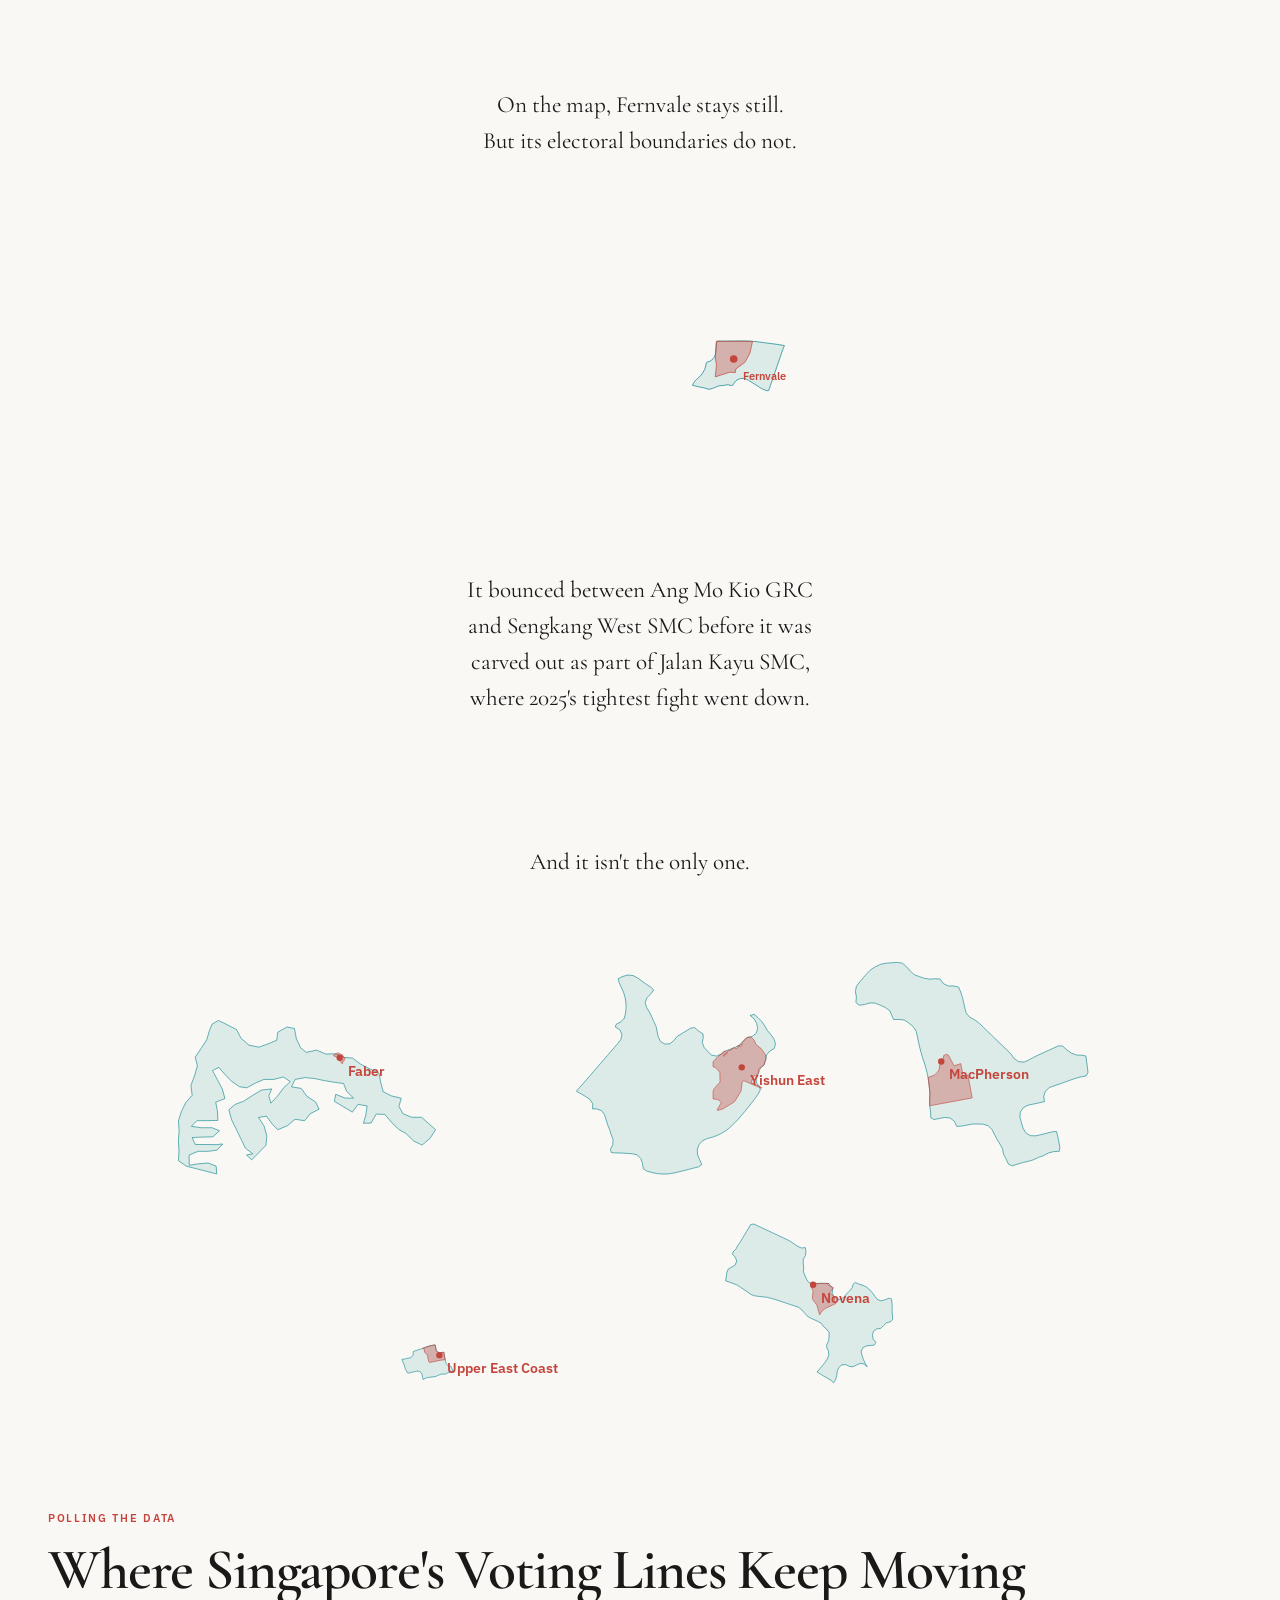
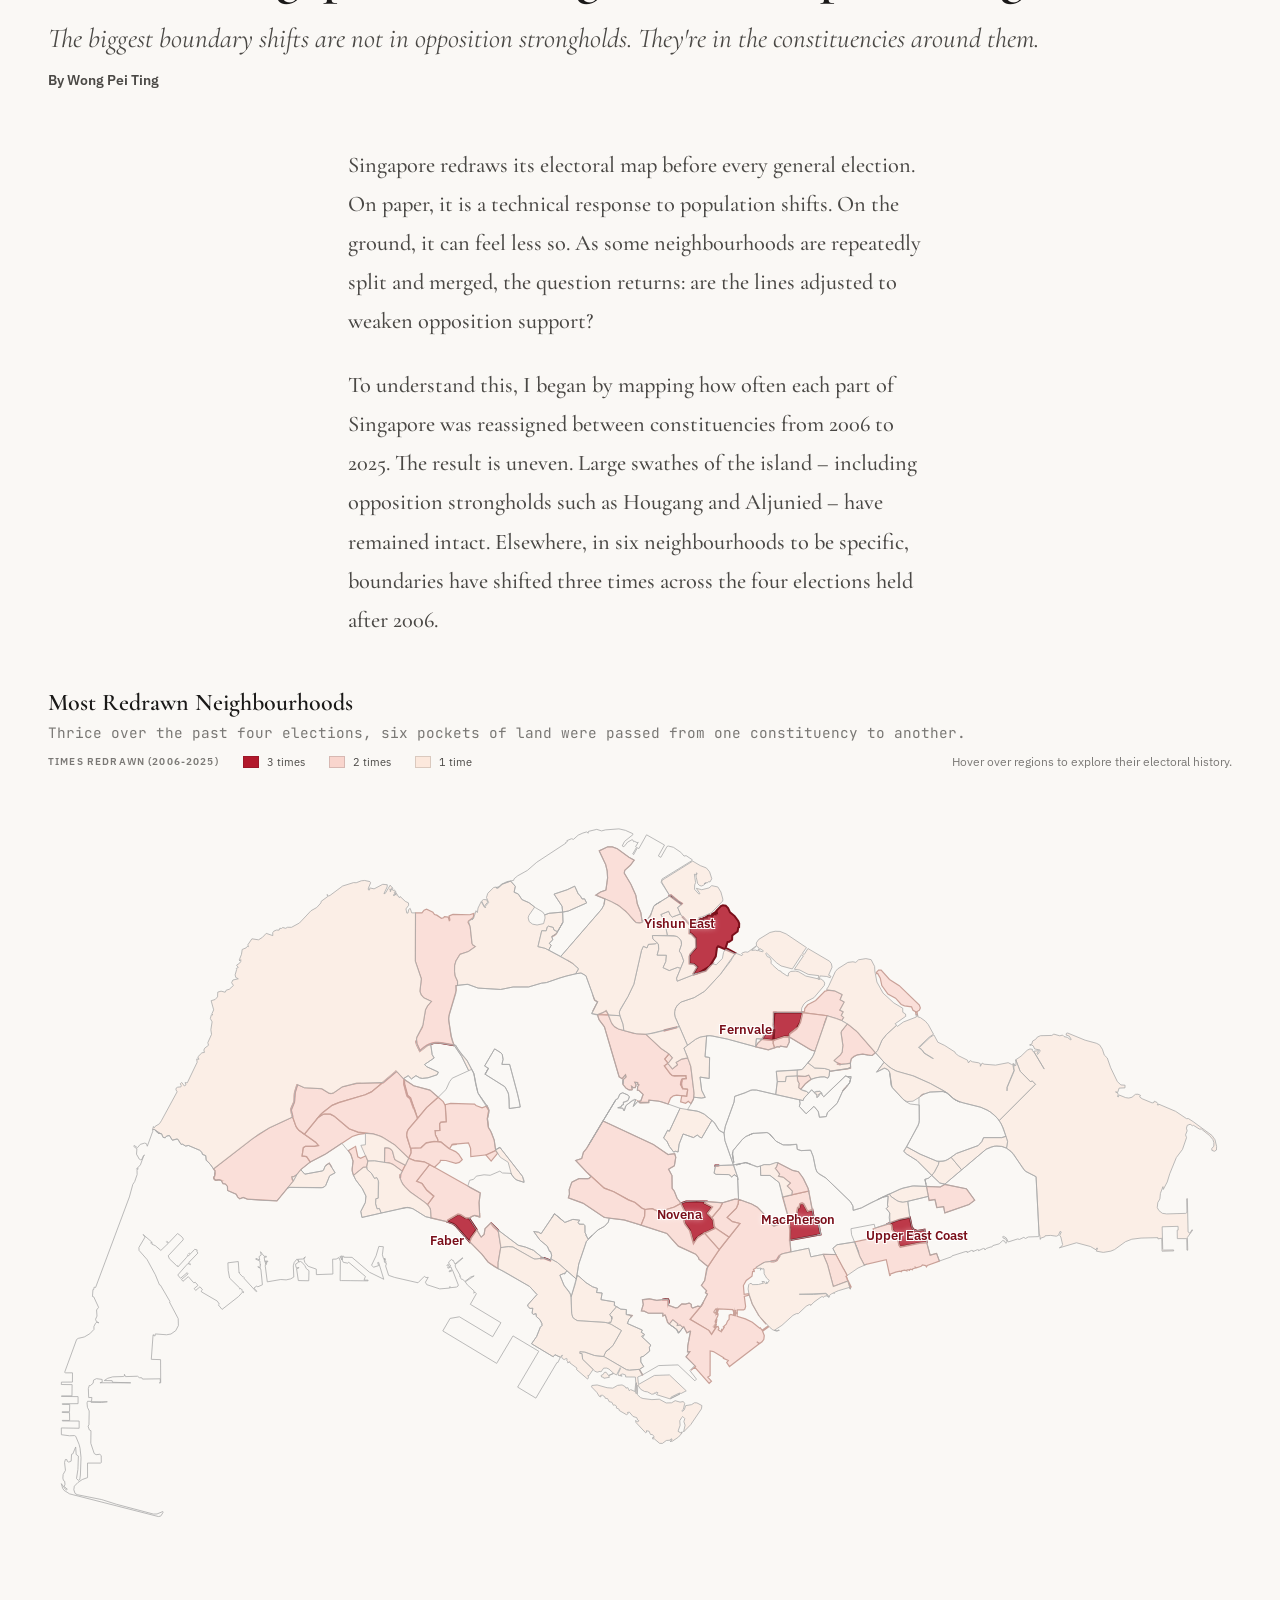
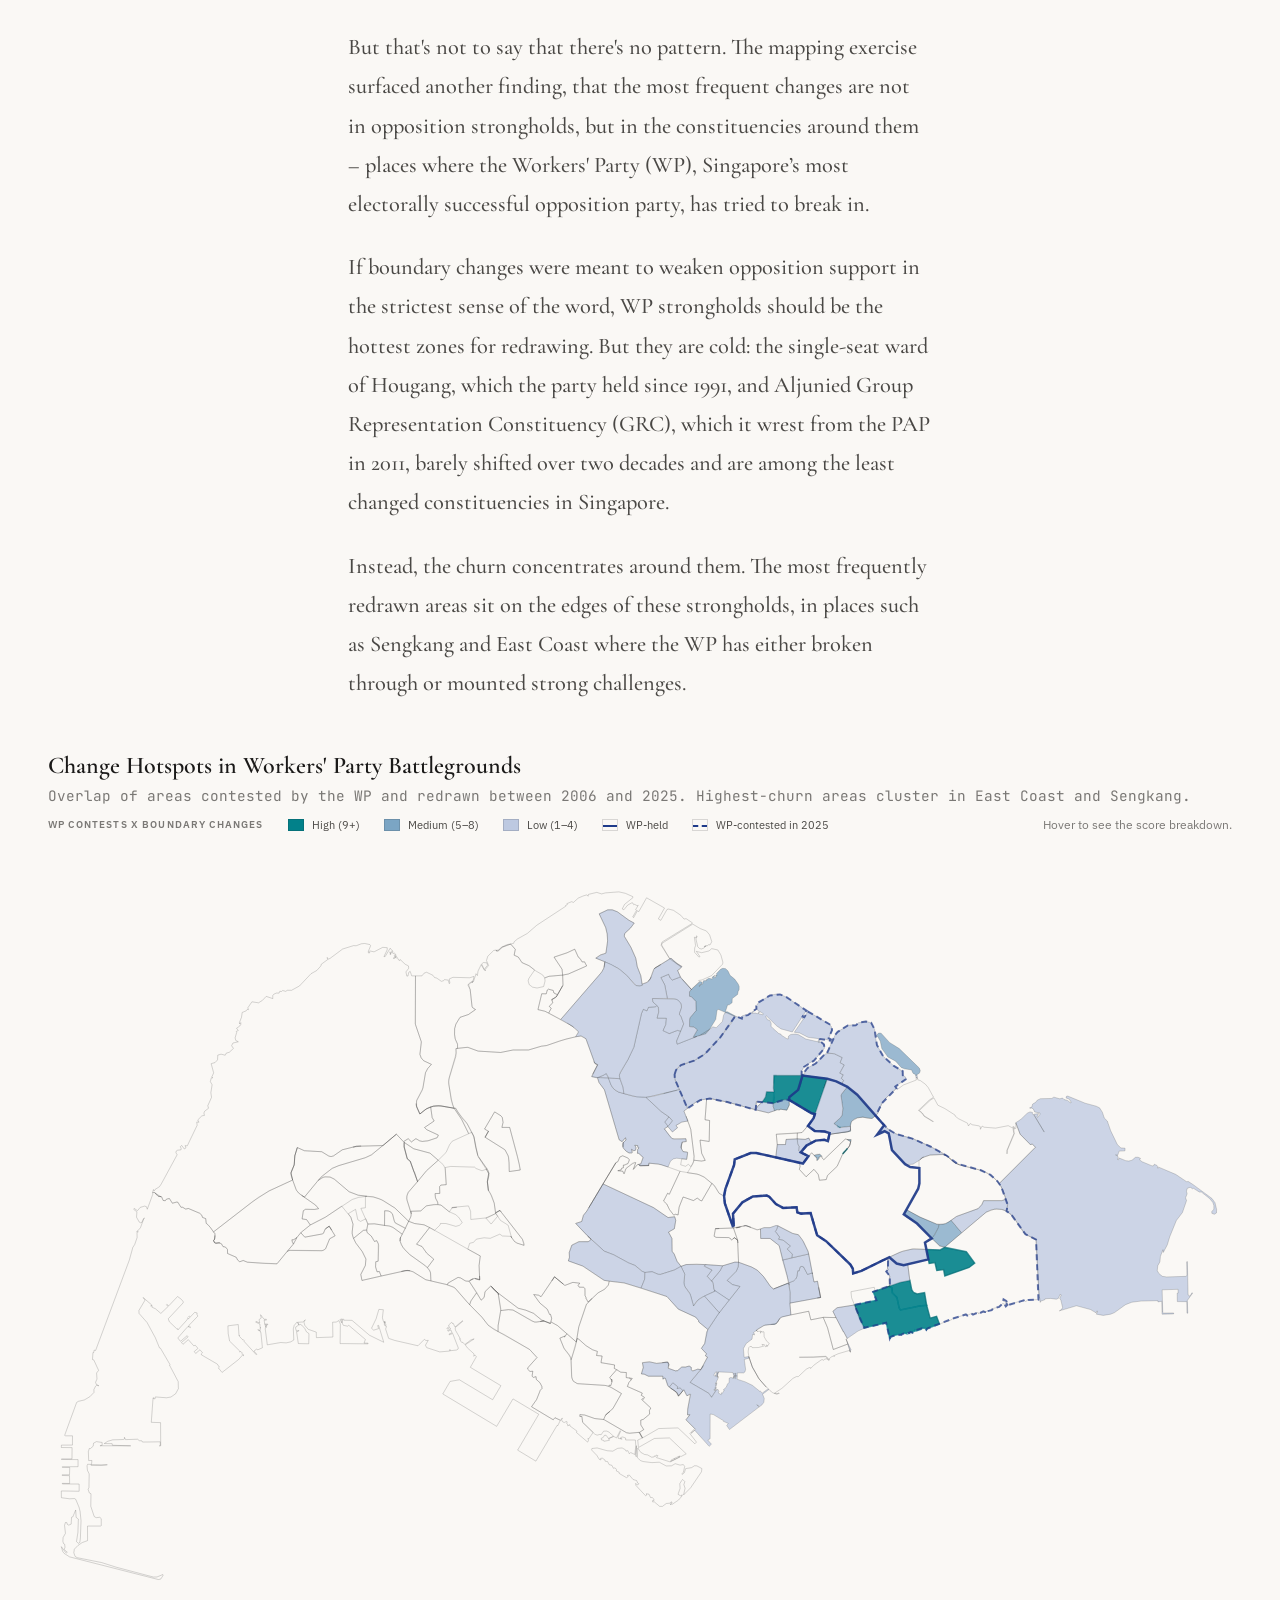
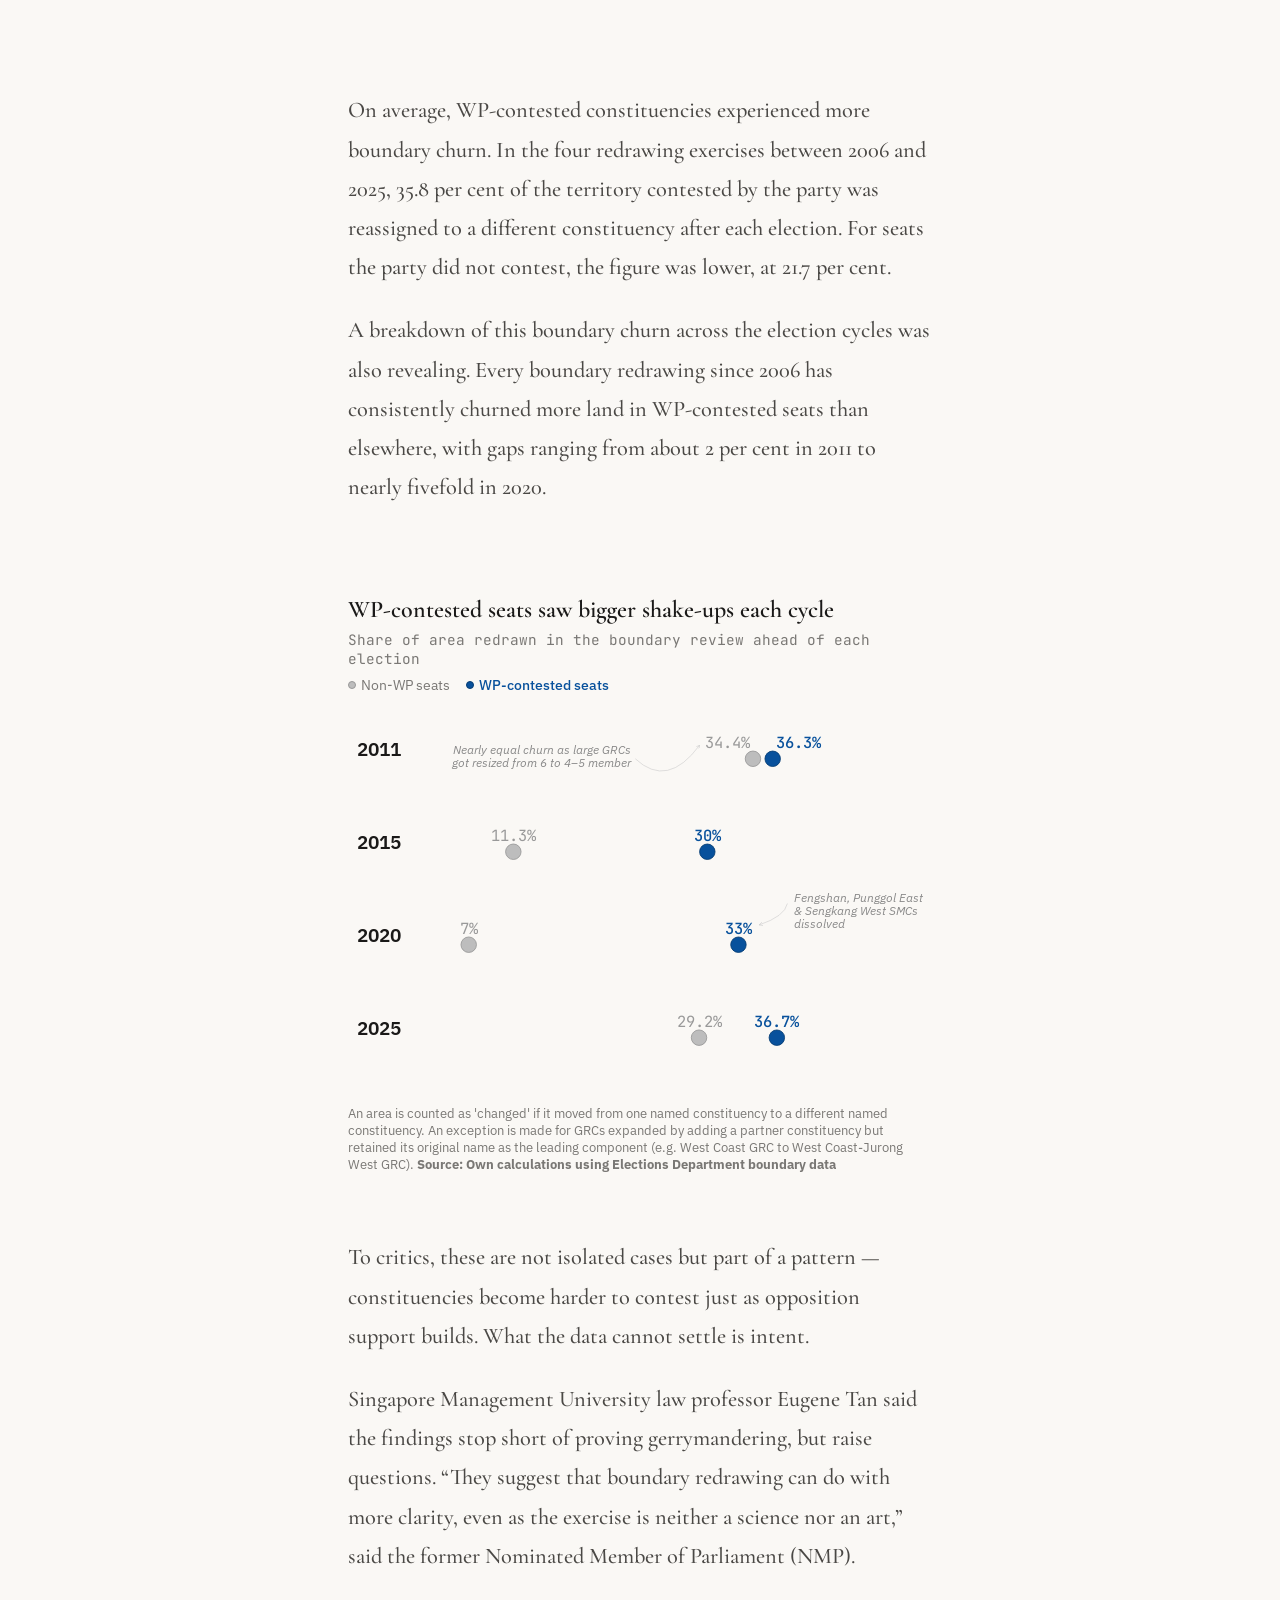
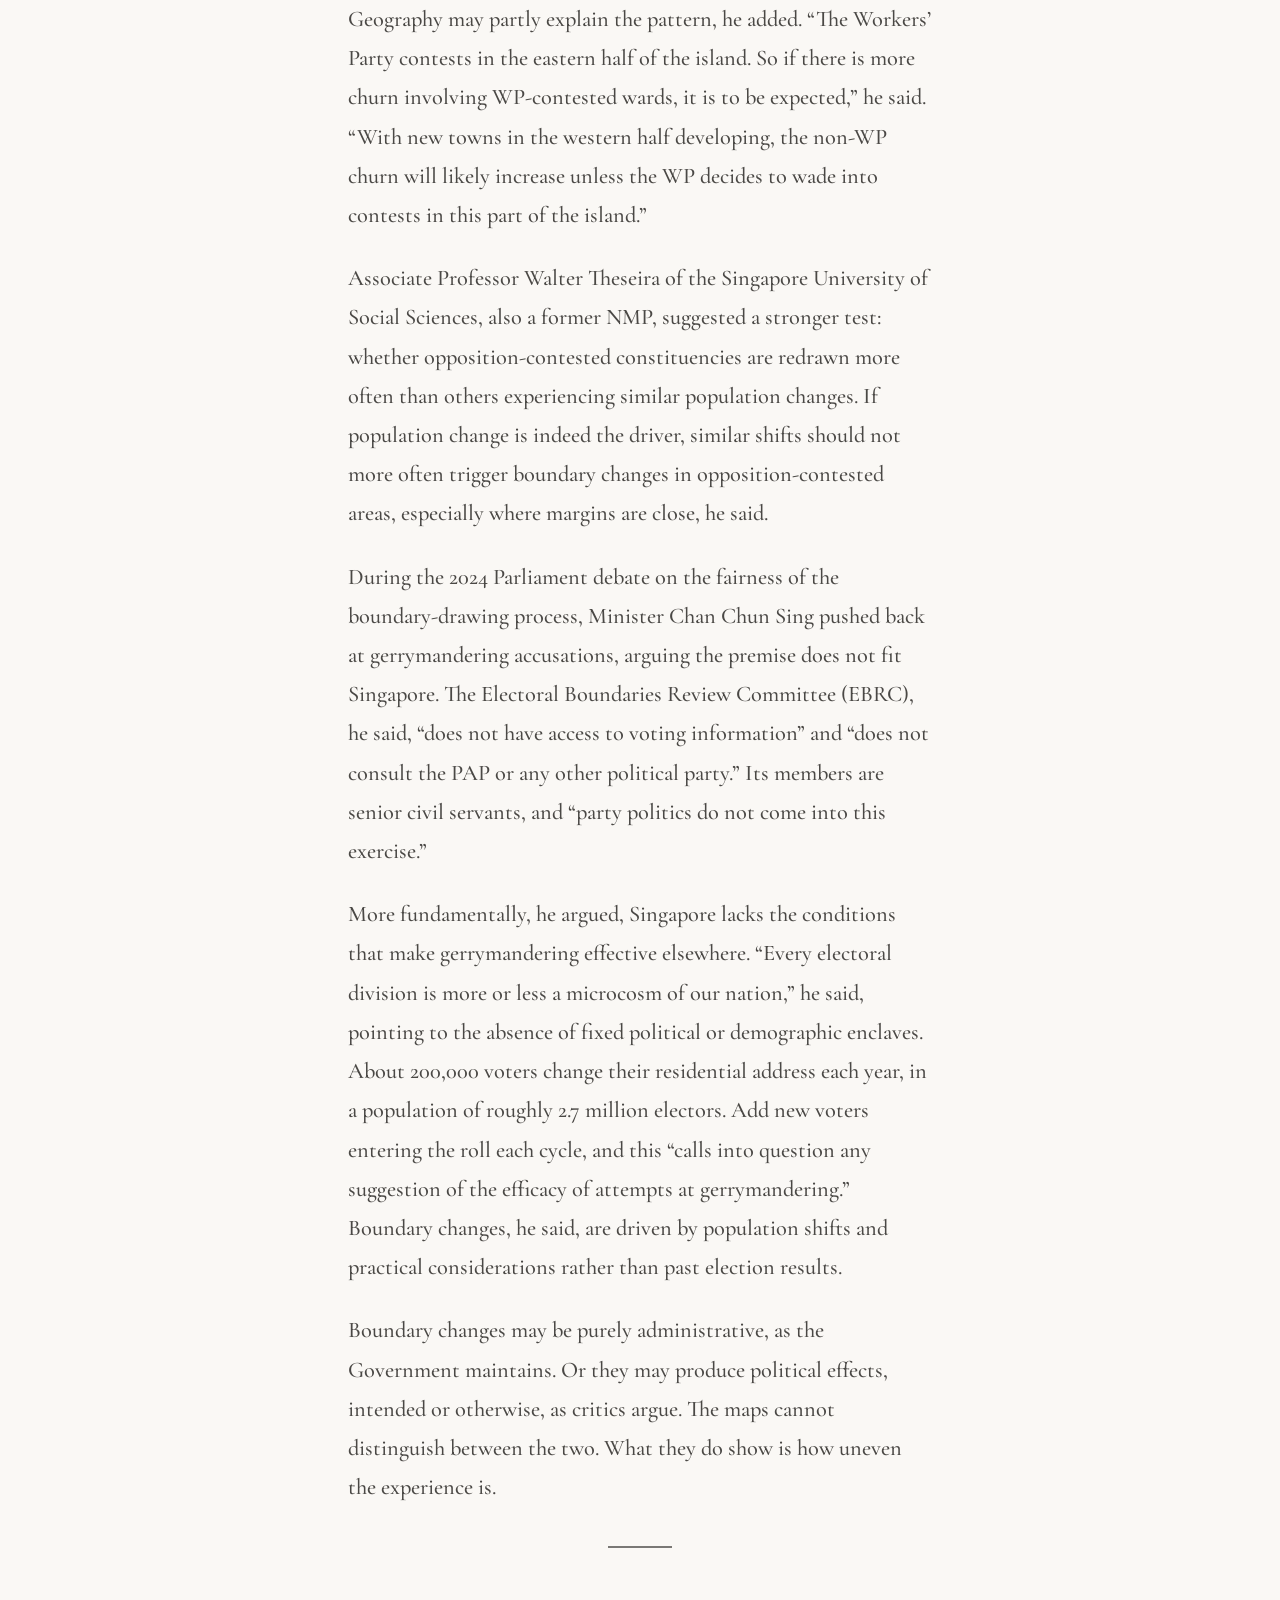
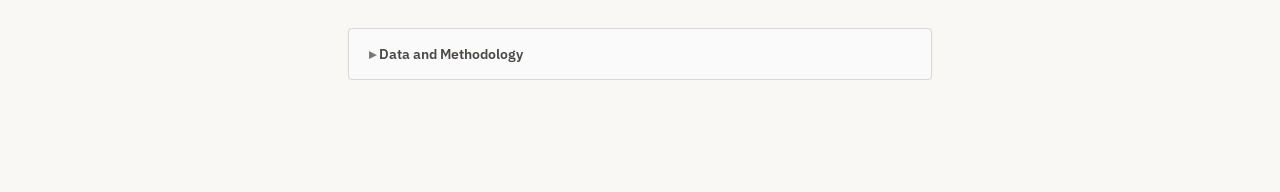
<file: index.html>
<!DOCTYPE html>
<html lang="en">
<head>
    <meta charset="UTF-8">
    <meta name="viewport" content="width=device-width, initial-scale=1.0">
    <title>Where Singapore's Voting Lines Keep Moving</title>

    <link rel="preconnect" href="https://fonts.googleapis.com">
    <link rel="preconnect" href="https://fonts.gstatic.com" crossorigin>
    <link href="https://fonts.googleapis.com/css2?family=Cormorant+Garamond:ital,wght@0,400;0,600;0,700;1,400&family=IBM+Plex+Sans:wght@400;500;600&family=JetBrains+Mono:wght@400;500&display=swap" rel="stylesheet">

    <!-- Leaflet removed; maps now use LayerCake embeds -->

    <style>
        :root {
            --serif: 'Cormorant Garamond', Georgia, serif;
            --sans: 'IBM Plex Sans', -apple-system, sans-serif;
            --mono: 'JetBrains Mono', monospace;
            --paper: #FAF8F5;
            --paper-dark: #F0EDE8;
            --ink: #1A1918;
            --ink-light: #4A4845;
            --ink-muted: #7A7875;
            --accent: #02818a;
        }

        * { margin: 0; padding: 0; box-sizing: border-box; }

        html, body {
            height: 100%;
            background: var(--paper);
            color: var(--ink);
        }

        body {
            font-family: var(--sans);
        }

        header {
            padding: 3.5rem 3rem 0.5rem;
        }

        .kicker {
            font-size: 0.7rem;
            font-weight: 600;
            letter-spacing: 0.15em;
            text-transform: uppercase;
            color: #C4453C;
            margin-bottom: 0.75rem;
        }

        h1 {
            font-family: var(--serif);
            font-size: clamp(2.4rem, 5vw, 3.6rem);
            font-weight: 600;
            line-height: 1.15;
            letter-spacing: -0.02em;
            max-width: 42ch;
        }

        .byline {
            display: block;
            font-family: var(--sans);
            font-size: 0.9rem;
            margin-top: 0.6rem;
            color: var(--ink-light);
            font-weight: 600;
        }
        .dek {
            font-family: var(--serif);
            font-size: 1.7rem;
            font-style: italic;
            color: var(--ink-light);
            margin-top: 1rem;
            line-height: 1.5;
        }

        .map-wrapper {
            position: relative;
            height: 90vh;
            max-height: 1000px;
            min-height: 600px;
        }

        .map-iframe {
            width: 100%;
            height: 100%;
            border: none;
            display: block;
        }

        .map-hint {
            font-family: var(--sans);
            font-size: 0.75rem;
            color: var(--ink-muted);
            margin: 0;
        }

        .map-hint .mobile {
            display: none;
        }

        .map-hint .desktop {
            display: inline;
        }

        /* Leaflet #map/#map4 removed — maps now rendered via iframe embeds */

        /* Info panel styles removed — now inside iframe embeds */

        .bivar-legend {
            display: grid;
            grid-template-columns: auto repeat(2, 36px);
            gap: 2px;
            align-items: center;
            font-size: 0.6rem;
            color: var(--ink-light);
        }

        .bivar-legend .bivar-cell {
            width: 36px;
            height: 18px;
            border: 1px solid rgba(26, 25, 24, 0.15);
        }

        .bivar-legend .bivar-header {
            font-weight: 600;
            text-align: center;
            font-size: 0.55rem;
            text-transform: uppercase;
            letter-spacing: 0.05em;
        }

        .bivar-legend .bivar-row-label {
            text-align: right;
            padding-right: 0.4rem;
            font-size: 0.6rem;
        }

        .legend-row {
            display: flex;
            justify-content: space-between;
            align-items: center;
            padding: 0 3rem;
            margin-bottom: 0;
            flex-wrap: wrap;
            gap: 0.5rem;
        }

        .legend {
            display: flex;
            align-items: center;
            gap: 1.5rem;
            flex-wrap: wrap;
        }

        @media (max-width: 800px) {
            .map-hint .desktop {
                display: none;
            }
            .map-hint .mobile {
                display: inline;
            }
            .legend-row {
                justify-content: flex-start;
            }
            .map-hint {
                width: 100%;
                text-align: left;
                margin-top: 0.25rem;
            }
        }

        .legend-title {
            font-size: 0.6rem;
            font-weight: 600;
            letter-spacing: 0.12em;
            text-transform: uppercase;
            color: var(--ink-muted);
        }

        .legend-items {
            display: flex;
            gap: 1.5rem;
        }

        .legend-item {
            display: flex;
            align-items: center;
            gap: 0.5rem;
            font-size: 0.7rem;
            color: var(--ink-light);
        }

        .legend-swatch {
            width: 16px;
            height: 12px;
            border: 1px solid rgba(26, 25, 24, 0.15);
        }

        /* .map-label removed — now inside iframe embeds */


        .methodology-box {
            max-width: 680px;
            margin: 2rem auto 3rem;
            padding: 0 3rem;
        }

        .methodology-box details {
            border: 1px solid rgba(26, 25, 24, 0.15);
            border-radius: 4px;
            background: #fafafa;
        }

        .methodology-box summary {
            padding: 1rem 1.25rem;
            font-family: var(--sans);
            font-size: 0.85rem;
            font-weight: 600;
            color: var(--ink-light);
            user-select: none;
            list-style: none;
        }

        .methodology-box summary::-webkit-details-marker {
            display: none;
        }

        .methodology-box summary::before {
            content: "▸ ";
            color: var(--ink-muted);
        }

        .methodology-box details[open] summary::before {
            content: "▾ ";
        }

        .methodology-box .method-content {
            padding: 0 1.25rem 1.25rem;
            font-family: var(--sans);
            font-size: 0.8rem;
            line-height: 1.6;
            color: var(--ink-light);
        }

        .methodology-box .method-content h3 {
            font-size: 0.85rem;
            font-weight: 600;
            color: var(--ink);
            margin: 1.25rem 0 0.5rem;
        }

        .methodology-box .method-content h3:first-child {
            margin-top: 0;
        }

        .methodology-box .method-content p,
        .methodology-box .method-content li {
            margin-bottom: 0.5rem;
        }

        .methodology-box .method-content ol,
        .methodology-box .method-content ul {
            padding-left: 1.25rem;
            margin-bottom: 0.75rem;
        }

        .methodology-box .method-content a {
            color: var(--ink);
        }
        .prose {
            max-width: 680px;
            margin: 0 auto;
            padding: 3rem;
        }

        .prose h2 {
            font-family: var(--serif);
            font-size: 1.75rem;
            font-weight: 600;
            margin-bottom: 1.5rem;
            color: var(--ink);
        }

        .prose p {
            font-family: var(--serif);
            font-size: clamp(1.25rem, 2.2vw, 1.4rem);
            font-weight: 500;
            line-height: 1.75;
            margin-bottom: 1.5rem;
            color: var(--ink-light);
        }

        .prose p:last-child {
            margin-bottom: 0;
        }

        .footnote {
            padding: 1rem 3rem;
            justify-content: flex-end;
            border-top: 1px solid rgba(26, 25, 24, 0.1);
            font-size: 0.75rem;
            color: var(--ink-muted);
        }

        /* Leaflet container styles removed */

        /* ── Blob scene (static opener) ── */
        .blob-scene {
            position: relative;
        }

        .blob-stage {
            display: flex;
            flex-direction: column;
            align-items: center;
            justify-content: center;
            background: var(--paper);
            overflow: hidden;
            padding: 1.5rem 1.5rem 1.5rem;
        }

        .blob-text-block {
            text-align: center;
            max-width: 38ch;
            margin: 4rem 0;
        }

        .blob-text-block p {
            font-family: var(--serif);
            font-size: clamp(1.15rem, 2.5vw, 1.45rem);
            line-height: 1.55;
            color: var(--ink);
            margin-bottom: 0.75rem;
        }

        .blob-text-block p:last-child {
            margin-bottom: 0;
        }

        /* Solo Fernvale hero between paragraphs */
        .blob-hero-wrap {
            display: flex;
            justify-content: center;
            width: 380px;
            max-width: 90%;
            margin: 0 auto;
        }
        .blob-hero-wrap .area-label {
            font-size: 24px;
        }
        .blob-hero-wrap .blob-cell {
            width: 100%;
        }

        /* Grid: all 6 blob cells */
        .blob-grid {
            display: flex;
            flex-wrap: wrap;
            justify-content: center;
            gap: 0.4rem 0.8rem;
            max-width: 990px;
        }

        .blob-cell {
            width: 320px;
            text-align: center;
            overflow: visible;
        }
        .blob-cell svg { width: 100%; display: block; overflow: visible; }

        /* ── SVG element styles ── */
        .morph-blob {
            fill: rgba(2, 129, 138, 0.12);
            stroke: var(--accent);
            stroke-width: 1.5;
        }

        .area-core {
            fill: rgba(196, 69, 60, 0.35);
            stroke: #C4453C;
            stroke-width: 1.5;
        }

        .area-dot { fill: #C4453C; }

        .area-label {
            font-family: var(--sans);
            font-size: 34px;
            font-weight: 600;
            fill: #C4453C;
        }


        /* ── Responsive ── */
        @media (max-width: 900px) {
            .blob-cell { width: 260px; }
            .blob-grid { max-width: 810px; }
        }

        @media (max-width: 600px) {
            .blob-cell { width: 200px; }
            .blob-grid { max-width: 700px; gap: 0.3rem 0.5rem; }
        }

        .map-header {
            padding: 0 3rem 0.25rem;
        }

        /* ── Chart Sections ── */
        .chart-section {
            max-width: 680px;
            margin: 0 auto;
            padding: 1rem 3rem 1rem;
        }

        .chart-title {
            font-family: var(--serif);
            font-size: 1.5rem;
            font-weight: 600;
            color: var(--ink);
            margin-bottom: 0.3rem;
            line-height: 1.3;
        }

        .chart-subtitle {
            font-family: var(--mono);
            font-size: 0.9rem;
            color: var(--ink-muted);
            margin-bottom: 0.5rem;
        }

        .chart-svg-wrap {
            position: relative;
            width: 100%;
        }

        .chart-svg-wrap svg {
            display: block;
            width: 100%;
            height: auto;
        }

        .chart-tooltip {
            position: absolute;
            pointer-events: none;
            background: var(--paper);
            border-left: 3px solid #08519c;
            box-shadow: 0 2px 12px rgba(0,0,0,0.1);
            padding: 0.65rem 0.85rem;
            opacity: 0;
            transition: opacity 0.15s ease;
            z-index: 10;
            min-width: 180px;
            max-width: 260px;
        }

        .chart-tooltip.visible { opacity: 1; }

        .chart-tooltip-name {
            font-family: var(--sans);
            font-size: 0.75rem;
            font-weight: 600;
            text-transform: uppercase;
            letter-spacing: 0.03em;
            color: var(--ink);
            margin-bottom: 0.3rem;
        }

        .chart-tooltip-row {
            font-family: var(--mono);
            font-size: 0.65rem;
            color: var(--ink-light);
            line-height: 1.6;
        }

        .chart-tooltip-val {
            font-weight: 500;
            color: var(--ink);
        }

        .chart-source {
            font-family: var(--sans);
            font-size: 0.8rem;
            color: var(--ink-muted);
            margin-top: 0.5rem;
        }

        .chart-annotation {
            font-family: var(--sans);
            font-size: 0.62rem;
            fill: var(--ink-light);
            pointer-events: none;
        }

        .chart-annotations-mobile {
            display: none;
        }

        @media (max-width: 600px) {
            .chart-section { padding: 2rem 1.5rem 1rem; }
            .chart-title { font-size: 1.6rem; }
        }

        /* ── Mobile ── */
        @media (max-width: 480px) {
            header { padding: 2.5rem 1.5rem 0.5rem; }
            .prose { padding: 1.5rem; }
            .legend-row { padding: 0.75rem 1.5rem; }
            .legend { gap: 0.75rem; }
            .legend-items { gap: 0.75rem; }
            .legend-item { gap: 0.3rem; }
            .map-header { padding: 1.5rem 1.5rem 0.25rem; }
            .methodology-box { padding: 0 1.5rem; }
            .footnote { padding: 1rem 1.5rem; }
            .chart-section { padding: 1.5rem 1rem 1rem; }
            .chart-annotations { display: none; }
            .chart-annotations-mobile { display: block; }
            .chart-subtitle { font-size: 0.9rem; }
            h1 { font-size: 3rem; }
            .dek { font-size: 1.3rem; }

            .map-wrapper { min-height: unset; max-height: unset; height: calc(67vw + 50px); }

            .blob-cell { width: 140px; }
            .blob-grid { gap: 0.3rem 1rem; }
            .blob-label { font-size: 0.55rem; }
            .area-label { font-size: 60px; }
            .desktop-only { display: none; }
        }
    </style>
</head>
<body>
    <div class="blob-scene">
        <div class="blob-stage" id="blob-stage">
            <div class="blob-text-block">
                <p>On the map, Fernvale stays still.<br class="desktop-only"> But its electoral boundaries do not.</p>
            </div>
            <div class="blob-hero-wrap" id="blob-hero"></div>
            <div class="blob-text-block">
                <p>It bounced between Ang Mo Kio GRC and Sengkang West SMC before it was carved out as part of Jalan Kayu SMC, where 2025's tightest fight went down.</p>
            </div>
            <div class="blob-text-block" style="margin-top: 4rem;">
                <p>And it isn't the only one.</p>
            </div>
            <div class="blob-grid" id="blob-grid"></div>
        </div>
    </div>

    <header>
        <p class="kicker">Polling the Data</p>
        <h1>Where Singapore's Voting Lines Keep Moving</h1>
        <p class="dek">The biggest boundary shifts are not in opposition strongholds. They're in the constituencies around them.</p>
        <span class="byline">By Wong Pei Ting</span>
    </header>

    <div class="prose">
        <p>Singapore redraws its electoral map before every general election. On paper, it is a technical response to population shifts. On the ground, it can feel less so. As some neighbourhoods are repeatedly split and merged, the question returns: are the lines adjusted to weaken opposition support?</p>
        <p>To understand this, I began by mapping how often each part of Singapore was reassigned between constituencies from 2006 to 2025. The result is uneven. Large swathes of the island – including opposition strongholds such as Hougang and Aljunied – have remained intact. Elsewhere, in six neighbourhoods to be specific, boundaries have shifted three times across the four elections held after 2006.</p>
    </div>

    <div class="map-header">
        <div class="chart-title">Most Redrawn Neighbourhoods</div>
        <div class="chart-subtitle">Thrice over the past four elections, six pockets of land were passed from one constituency to another.</div>
    </div>

    <div class="legend-row">
        <div class="legend">
            <div class="legend-title">Times Redrawn (2006-2025)</div>
            <div class="legend-items">
                <div class="legend-item">
                    <div class="legend-swatch" style="background: #b2182b;"></div>
                    <span>3 times</span>
                </div>
                <div class="legend-item">
                    <div class="legend-swatch" style="background: #f9d5cd;"></div>
                    <span>2 times</span>
                </div>
                <div class="legend-item">
                    <div class="legend-swatch" style="background: #fce8dc;"></div>
                    <span>1 time</span>
                </div>
            </div>
        </div>
        <p class="map-hint"><span class="desktop">Hover over regions to explore their electoral history.</span><span class="mobile">Tap regions to explore their electoral history.</span></p>
    </div>

    <div class="map-wrapper">
        <iframe src="maps/map1/" class="map-iframe" title="Boundary changes map" loading="lazy"></iframe>
    </div>

    <article class="prose">
        <p>But that's not to say that there's no pattern. The mapping exercise surfaced another finding, that the most frequent changes are not in opposition strongholds, but in the constituencies around them – places where the Workers' Party (WP), Singapore’s most electorally successful opposition party, has tried to break in.</p>
        <p>If boundary changes were meant to weaken opposition support in the strictest sense of the word, WP strongholds should be the hottest zones for redrawing. But they are cold: the single-seat ward of Hougang, which the party held since 1991, and Aljunied Group Representation Constituency (GRC), which it wrest from the PAP in 2011, barely shifted over two decades and are among the least changed constituencies in Singapore.</p>
        <p>Instead, the churn concentrates around them. The most frequently redrawn areas sit on the edges of these strongholds, in places such as Sengkang and East Coast where the WP has either broken through or mounted strong challenges.</p>
    </article>

    <div class="map-header">
        <div class="chart-title">Change Hotspots in Workers' Party Battlegrounds</div>
        <div class="chart-subtitle">Overlap of areas contested by the WP and redrawn between 2006 and 2025. Highest-churn areas cluster in East Coast and Sengkang.</div>
    </div>

    <div class="legend-row">
        <div class="legend">
            <div class="legend-title">WP contests x Boundary changes</div>
            <div class="legend-items">
                <div class="legend-item">
                    <div class="legend-swatch" style="background: #02818a;"></div>
                    <span>High (9+)</span>
                </div>
                <div class="legend-item">
                    <div class="legend-swatch" style="background: #7ba5c4;"></div>
                    <span>Medium (5–8)</span>
                </div>
                <div class="legend-item">
                    <div class="legend-swatch" style="background: #bdc9e1;"></div>
                    <span>Low (1–4)</span>
                </div>
                <div class="legend-item">
                    <div class="legend-swatch" style="background: transparent; position: relative;"><span style="position:absolute;top:50%;left:0;right:0;height:0;border-top:2.5px solid #1e3a8a;"></span></div>
                    <span>WP-held</span>
                </div>
                <div class="legend-item">
                    <div class="legend-swatch" style="background: transparent; position: relative;"><span style="position:absolute;top:50%;left:0;right:0;height:0;border-top:2.5px dashed #1e3a8a;"></span></div>
                    <span>WP-contested in 2025</span>
                </div>
            </div>
        </div>
        <p class="map-hint"><span class="desktop">Hover to see the score breakdown.</span><span class="mobile">Tap to see the score breakdown.</span></p>
    </div>

    <div class="map-wrapper">
        <iframe src="maps/map2/" class="map-iframe" title="WP interaction score map" loading="lazy"></iframe>
    </div>

    <article class="prose">
        
        <p>On average, WP-contested constituencies experienced more boundary churn. In the four redrawing exercises between 2006 and 2025, 35.8 per cent of the territory contested by the party was reassigned to a different constituency after each election. For seats the party did not contest, the figure was lower, at 21.7 per cent.</p>
        <p>A breakdown of this boundary churn across the election cycles was also revealing. Every boundary redrawing since 2006 has consistently churned more land in WP-contested seats than elsewhere, with gaps ranging from about 2 per cent in 2011 to nearly fivefold in 2020.</p>
</p>
    </article>

    <div class="chart-section" id="churn-dumbbell-section">
        <div class="chart-title">WP-contested seats saw bigger shake-ups each cycle</div>
        <div class="chart-subtitle">Share of area redrawn in the boundary review ahead of each election</div>
        <div style="display:flex;align-items:center;gap:1rem;margin-bottom:0.5rem;font-family:var(--sans);font-size:0.85rem;">
            <span style="display:flex;align-items:center;gap:0.3rem;color:#7A7875;"><span style="display:inline-block;width:8px;height:8px;border-radius:50%;background:#bdbdbd;border:1px solid #999;"></span> Non-WP seats</span>
            <span style="display:flex;align-items:center;gap:0.3rem;color:#08519c;font-weight:500;"><span style="display:inline-block;width:8px;height:8px;border-radius:50%;background:#08519c;border:1px solid #063d73;"></span> WP-contested seats</span>
        </div>
        <div class="chart-svg-wrap" id="churn-dumbbell-wrap"></div>
        <p class="chart-source">An area is counted as 'changed' if it moved from one named constituency to a different named constituency. An exception is made for GRCs expanded by adding a partner constituency but retained its original name as the leading component (e.g. West Coast GRC to West Coast-Jurong West GRC). <strong>Source: Own calculations using Elections Department boundary data</strong></p>
    </div>

    <script>
    (function() {
        var data = [
            { cycle: '2011', wp: 36.3, nonwp: 34.4 },
            { cycle: '2015', wp: 30.0, nonwp: 11.3 },
            { cycle: '2020', wp: 33.0, nonwp: 7.0  },
            { cycle: '2025', wp: 36.7, nonwp: 29.2 },
        ];

        var wrap = document.getElementById('churn-dumbbell-wrap');
        var isMobile = window.matchMedia('(max-width: 480px)').matches;
        var W = isMobile ? 340 : 680, H = isMobile ? 380 : 460;
        var ml = isMobile ? 48 : 56, mr = isMobile ? 8 : 20, mt = 12, mb = 15;
        var cycleFontSize = isMobile ? 16 : 22;
        var labelFontSize = isMobile ? 14 : 18;
        var dotR = isMobile ? 9 : 9;
        var barH = 8;
        var minSep = isMobile ? 50 : 46;
        var plotW = W - ml - mr;
        var plotH = H - mt - mb;
        var rowH = plotH / data.length;

        var maxVal = 50;
        function x(v) { return ml + (v / maxVal) * plotW; }

        var svg = document.createElementNS('http://www.w3.org/2000/svg', 'svg');
        svg.setAttribute('viewBox', '0 0 ' + W + ' ' + H);
        svg.setAttribute('preserveAspectRatio', 'xMidYMid meet');

        // Arrowhead marker for swoopy arrows
        var defs = document.createElementNS('http://www.w3.org/2000/svg', 'defs');
        var marker = document.createElementNS('http://www.w3.org/2000/svg', 'marker');
        marker.setAttribute('id', 'swoopy-arrow');
        marker.setAttribute('viewBox', '0 0 10 10');
        marker.setAttribute('refX', '10');
        marker.setAttribute('refY', '5');
        marker.setAttribute('markerWidth', '6');
        marker.setAttribute('markerHeight', '6');
        marker.setAttribute('orient', 'auto');
        var arrowPath = document.createElementNS('http://www.w3.org/2000/svg', 'path');
        arrowPath.setAttribute('d', 'M 0 0 L 10 5 L 0 10');
        arrowPath.setAttribute('fill', 'none');
        arrowPath.setAttribute('stroke', '#ccc');
        arrowPath.setAttribute('stroke-width', '1.5');
        marker.appendChild(arrowPath);
        defs.appendChild(marker);
        svg.appendChild(defs);


        // ── Rows ──
        data.forEach(function(d, i) {
            var cy = mt + i * rowH + rowH / 2;
            var gap = d.wp - d.nonwp;
            var ratio = d.wp / d.nonwp;

            // Row background on hover (subtle)
            var bg = document.createElementNS('http://www.w3.org/2000/svg', 'rect');
            bg.setAttribute('x', 0); bg.setAttribute('y', cy - rowH / 2);
            bg.setAttribute('width', W); bg.setAttribute('height', rowH);
            bg.setAttribute('fill', 'transparent');
            bg.setAttribute('class', 'dumbbell-row');
            svg.appendChild(bg);



            // Cycle label
            var cycleLabel = document.createElementNS('http://www.w3.org/2000/svg', 'text');
            cycleLabel.setAttribute('x', 10); cycleLabel.setAttribute('y', cy - 3);
            cycleLabel.setAttribute('font-family', 'IBM Plex Sans, sans-serif');
            cycleLabel.setAttribute('font-size', cycleFontSize);
            cycleLabel.setAttribute('font-weight', '600');
            cycleLabel.setAttribute('fill', '#1A1918');
            cycleLabel.textContent = d.cycle;
            svg.appendChild(cycleLabel);



            // Non-WP dot (grey)
            var dotNon = document.createElementNS('http://www.w3.org/2000/svg', 'circle');
            dotNon.setAttribute('cx', x(d.nonwp)); dotNon.setAttribute('cy', cy);
            dotNon.setAttribute('r', dotR);
            dotNon.setAttribute('fill', '#bdbdbd');
            dotNon.setAttribute('stroke', '#999');
            dotNon.setAttribute('stroke-width', 1);
            svg.appendChild(dotNon);

            // WP dot (blue)
            var dotWP = document.createElementNS('http://www.w3.org/2000/svg', 'circle');
            dotWP.setAttribute('cx', x(d.wp)); dotWP.setAttribute('cy', cy);
            dotWP.setAttribute('r', dotR);
            dotWP.setAttribute('fill', '#08519c');
            dotWP.setAttribute('stroke', '#063d73');
            dotWP.setAttribute('stroke-width', 1);
            svg.appendChild(dotWP);

            // Value labels — with collision avoidance
            var nonX = x(d.nonwp), wpX = x(d.wp);
            var pixelGap = Math.abs(wpX - nonX);
            var nonAnchor = 'middle', wpAnchor = 'middle';
            var nonLabelX = nonX, wpLabelX = wpX;

            if (pixelGap < minSep) {
                // Push labels apart: non-WP to the left of its dot, WP to the right
                nonLabelX = Math.min(nonX, wpX) - 4;
                nonAnchor = 'end';
                wpLabelX = Math.max(nonX, wpX) + 4;
                wpAnchor = 'start';
            }

            var nonLabel = document.createElementNS('http://www.w3.org/2000/svg', 'text');
            nonLabel.setAttribute('x', nonLabelX); nonLabel.setAttribute('y', cy - 12);
            nonLabel.setAttribute('text-anchor', nonAnchor);
            nonLabel.setAttribute('font-family', 'JetBrains Mono, monospace');
            nonLabel.setAttribute('font-size', labelFontSize);
            nonLabel.setAttribute('fill', '#999');
            nonLabel.textContent = d.nonwp + '%';
            svg.appendChild(nonLabel);

            var wpLabel = document.createElementNS('http://www.w3.org/2000/svg', 'text');
            wpLabel.setAttribute('x', wpLabelX); wpLabel.setAttribute('y', cy - 12);
            wpLabel.setAttribute('text-anchor', wpAnchor);
            wpLabel.setAttribute('font-family', 'JetBrains Mono, monospace');
            wpLabel.setAttribute('font-size', labelFontSize);
            wpLabel.setAttribute('font-weight', '500');
            wpLabel.setAttribute('fill', '#08519c');
            wpLabel.textContent = d.wp + '%';
            svg.appendChild(wpLabel);


        });

        // ── Annotations (hidden on mobile via CSS) ──
        var annGroup = document.createElementNS('http://www.w3.org/2000/svg', 'g');
        annGroup.setAttribute('class', 'chart-annotations');
        // ── Annotation: 2011 bumper year ──
        // Text to the LEFT of the dots, same vertical level, horizontal line to 34.4% label
        var annCy = mt + 0 * rowH + rowH / 2;
        var labelRightX = Math.min(x(34.4), x(36.3)) - 4; // right edge of "34.4%" (collision-adjusted)
        var labelLeftX = labelRightX - 38; // left edge of "34.4%" text

        // Annotation text — two lines, right-aligned
        var annTextX = labelLeftX - 100;

        var annText = document.createElementNS('http://www.w3.org/2000/svg', 'text');
        annText.setAttribute('x', annTextX); annText.setAttribute('y', annCy - 5);
        annText.setAttribute('text-anchor', 'end');
        annText.setAttribute('font-family', 'IBM Plex Sans, sans-serif');
        annText.setAttribute('font-size', '14');
        annText.setAttribute('fill', '#888');
        annText.setAttribute('font-style', 'italic');
        annText.textContent = 'Nearly equal churn as large GRCs';
        annGroup.appendChild(annText);

        var annText2 = document.createElementNS('http://www.w3.org/2000/svg', 'text');
        annText2.setAttribute('x', annTextX); annText2.setAttribute('y', annCy + 10);
        annText2.setAttribute('text-anchor', 'end');
        annText2.setAttribute('font-family', 'IBM Plex Sans, sans-serif');
        annText2.setAttribute('font-size', '14');
        annText2.setAttribute('fill', '#888');
        annText2.setAttribute('font-style', 'italic');
        annText2.textContent = 'got resized from 6 to 4\u20135 member';
        annGroup.appendChild(annText2);

        // Swoopy arrow from text to the "34.4%" label
        var ann1StartX = annTextX + 5, ann1StartY = annCy;
        var ann1EndX = labelLeftX - 20, ann1EndY = annCy - 16;
        var ann1CpX = (ann1StartX + ann1EndX) / 2, ann1CpY = ann1StartY + 35;
        var annArrow = document.createElementNS('http://www.w3.org/2000/svg', 'path');
        annArrow.setAttribute('d', 'M' + ann1StartX + ',' + ann1StartY + ' Q' + ann1CpX + ',' + ann1CpY + ' ' + ann1EndX + ',' + ann1EndY);
        annArrow.setAttribute('fill', 'none');
        annArrow.setAttribute('stroke', '#ccc');
        annArrow.setAttribute('stroke-width', 0.7);
        annArrow.setAttribute('marker-end', 'url(#swoopy-arrow)');
        annGroup.appendChild(annArrow);

        // ── Annotation: 2020 widest gap ──
        var ann2Cy = mt + 2 * rowH + rowH / 2;   // center of 2020 row (dot y)
        var ann2LabelY = ann2Cy - 12;             // "33%" label baseline
        var ann2TextX = x(33.0) + 65;
        var ann2LineH = 15;

        // Position text block so bottom line sits further above the "33%" label
        var ann2TextBottomY = ann2LabelY - 40;
        var ann2Lines = [
            'Fengshan, Punggol East',
            '& Sengkang West SMCs',
            'dissolved'
        ];
        ann2Lines.forEach(function(txt, i) {
            var t = document.createElementNS('http://www.w3.org/2000/svg', 'text');
            t.setAttribute('x', ann2TextX);
            t.setAttribute('y', ann2TextBottomY - (2 - i) * ann2LineH + 32);
            t.setAttribute('text-anchor', 'start');
            t.setAttribute('font-family', 'IBM Plex Sans, sans-serif');
            t.setAttribute('font-size', '14');
            t.setAttribute('fill', '#888');
            t.setAttribute('font-style', 'italic');
            t.textContent = txt;
            annGroup.appendChild(t);
        });

        // Swoopy arrow from text to the "33%" label
        var ann2StartX = ann2TextX - 8, ann2StartY = ann2TextBottomY + 4;
        var ann2EndX = x(33.0) + 24, ann2EndY = ann2LabelY - 11;
        var ann2CpX = ann2EndX + 30, ann2CpY = ann2StartY + 15;
        var ann2Arrow = document.createElementNS('http://www.w3.org/2000/svg', 'path');
        ann2Arrow.setAttribute('d', 'M' + ann2StartX + ',' + ann2StartY + ' Q' + ann2CpX + ',' + ann2CpY + ' ' + ann2EndX + ',' + ann2EndY);
        ann2Arrow.setAttribute('fill', 'none');
        ann2Arrow.setAttribute('stroke', '#ccc');
        ann2Arrow.setAttribute('stroke-width', 0.7);
        ann2Arrow.setAttribute('marker-end', 'url(#swoopy-arrow)');
        annGroup.appendChild(ann2Arrow);

        svg.appendChild(annGroup);

        // ── Mobile annotations (always created; CSS toggles visibility) ──
        {
            var mAnnGroup = document.createElementNS('http://www.w3.org/2000/svg', 'g');
            mAnnGroup.setAttribute('class', 'chart-annotations-mobile');

            var mFontSize = 10;
            var mFill = '#888';
            var mLineStroke = '#ccc';

            // 2011 annotation — between year and 34.4%, line points to "3" in label
            var m1Cy = mt + 0 * rowH + rowH / 2;
            var m1LabelX = x(34.4);
            // Position text right-aligned, closer to the 34.4% label
            // "34.4%" label is right-aligned at x(34.4)-4, so its left edge ("3") is ~40px left of that
            var m1ThreeX = m1LabelX - 44;
            // Place annotation text well to the left, below the row
            var m1TextX = ml + 40;
            var m1TextY = m1Cy + 16;
            var m1Lines = ['Large GRCs resized', 'from 6 to 4\u20135', 'members'];
            m1Lines.forEach(function(txt, i) {
                var t = document.createElementNS('http://www.w3.org/2000/svg', 'text');
                t.setAttribute('x', m1TextX);
                t.setAttribute('y', m1TextY + i * 12);
                t.setAttribute('font-family', 'IBM Plex Sans, sans-serif');
                t.setAttribute('font-size', mFontSize);
                t.setAttribute('fill', mFill);
                t.setAttribute('font-style', 'italic');
                t.textContent = txt;
                mAnnGroup.appendChild(t);
            });
            // Swoopy arrow from annotation to label
            var m1SX = m1TextX + 90, m1SY = m1TextY - 6;
            var m1EX = m1ThreeX - 4, m1EY = m1Cy - 6;
            var m1CpX = (m1SX + m1EX) / 2, m1CpY = m1SY + 15;
            var m1Arrow = document.createElementNS('http://www.w3.org/2000/svg', 'path');
            m1Arrow.setAttribute('d', 'M' + m1SX + ',' + m1SY + ' Q' + m1CpX + ',' + m1CpY + ' ' + m1EX + ',' + m1EY);
            m1Arrow.setAttribute('fill', 'none');
            m1Arrow.setAttribute('stroke', mLineStroke);
            m1Arrow.setAttribute('stroke-width', 0.7);
            m1Arrow.setAttribute('marker-end', 'url(#swoopy-arrow)');
            mAnnGroup.appendChild(m1Arrow);

            // 2020 annotation — above and right of "33%", line points down to it
            var m2Cy = mt + 2 * rowH + rowH / 2;
            var m2LabelX = x(33.0);
            // "33%" label is at x(33)+4, y = cy-12
            var m2TextX = m2LabelX + 35;
            var m2TextY = m2Cy - 72;
            var m2Lines = ['Fengshan,', 'Punggol East &', 'Sengkang West', 'dissolved'];
            m2Lines.forEach(function(txt, i) {
                var t = document.createElementNS('http://www.w3.org/2000/svg', 'text');
                t.setAttribute('x', m2TextX);
                t.setAttribute('y', m2TextY + i * 12);
                t.setAttribute('font-family', 'IBM Plex Sans, sans-serif');
                t.setAttribute('font-size', mFontSize);
                t.setAttribute('fill', mFill);
                t.setAttribute('font-style', 'italic');
                t.textContent = txt;
                mAnnGroup.appendChild(t);
            });
            var m2SX = m2TextX - 6, m2SY = m2TextY + 14;
            var m2EX = m2LabelX + 10, m2EY = m2Cy - 28;
            var m2CpX = m2SX - 15, m2CpY = (m2SY + m2EY) / 2;
            var m2Arrow = document.createElementNS('http://www.w3.org/2000/svg', 'path');
            m2Arrow.setAttribute('d', 'M' + m2SX + ',' + m2SY + ' Q' + m2CpX + ',' + m2CpY + ' ' + m2EX + ',' + m2EY);
            m2Arrow.setAttribute('fill', 'none');
            m2Arrow.setAttribute('stroke', mLineStroke);
            m2Arrow.setAttribute('stroke-width', 0.7);
            m2Arrow.setAttribute('marker-end', 'url(#swoopy-arrow)');
            mAnnGroup.appendChild(m2Arrow);

            svg.appendChild(mAnnGroup);
        }

        document.getElementById('churn-dumbbell-wrap').appendChild(svg);
    })();
    </script>

    <article class="prose">
        <p>To critics, these are not isolated cases but part of a pattern — constituencies become harder to contest just as opposition support builds. What the data cannot settle is intent.</p>
        <p>Singapore Management University law professor Eugene Tan said the findings stop short of proving gerrymandering, but raise questions. “They suggest that boundary redrawing can do with more clarity, even as the exercise is neither a science nor an art,” said the former Nominated Member of Parliament (NMP).</p>
        <p>Geography may partly explain the pattern, he added. “The Workers’ Party contests in the eastern half of the island. So if there is more churn involving WP-contested wards, it is to be expected,” he said. “With new towns in the western half developing, the non-WP churn will likely increase unless the WP decides to wade into contests in this part of the island.”</p>
        <p>Associate Professor Walter Theseira of the Singapore University of Social Sciences, also a former NMP, suggested a stronger test: whether opposition-contested constituencies are redrawn more often than others experiencing similar population changes. If population change is indeed the driver, similar shifts should not more often trigger boundary changes in opposition-contested areas, especially where margins are close, he said.</p>
        <p>During the 2024 Parliament debate on the fairness of the boundary-drawing process, Minister Chan Chun Sing pushed back at gerrymandering accusations, arguing the premise does not fit Singapore. The Electoral Boundaries Review Committee (EBRC), he said, “does not have access to voting information” and “does not consult the PAP or any other political party.” Its members are senior civil servants, and “party politics do not come into this exercise.”</p>
        <p>More fundamentally, he argued, Singapore lacks the conditions that make gerrymandering effective elsewhere. “Every electoral division is more or less a microcosm of our nation,” he said, pointing to the absence of fixed political or demographic enclaves. About 200,000 voters change their residential address each year, in a population of roughly 2.7 million electors. Add new voters entering the roll each cycle, and this “calls into question any suggestion of the efficacy of attempts at gerrymandering.” Boundary changes, he said, are driven by population shifts and practical considerations rather than past election results.</p>
        <p>Boundary changes may be purely administrative, as the Government maintains. Or they may produce political effects, intended or otherwise, as critics argue. The maps cannot distinguish between the two. What they do show is how uneven the experience is.</p>
        <hr style="margin:2.5rem auto 0;border:none;border-top:2px solid var(--ink-muted);width:4rem;">
    </article>

    <div class="methodology-box">
        <details>
            <summary>Data and Methodology</summary>
            <div class="method-content">
                <h3>Data sources</h3>
                <p>Electoral boundary shapefiles for 2006, 2011, 2015, 2020, and 2025, which represent the official gazetted boundaries for the general elections in those years, were obtained from the <a href="https://data.gov.sg/datasets?agencies=Elections%20Department%20(ELD)">Elections Department</a>.</p>
                
                <h3>Spatial analysis</h3>
                <p>The electoral boundary data was treated with GIS spatial overlay to identify areas affected by boundary changes:</p>
                <ol>
                    <li><strong>Land mask normalisation:</strong> All boundary files were clipped to the 2025 land boundary to exclude territorial waters, which were included in older files (particularly 2006) and would have distorted area calculations.</li>
                    <li><strong>Pairwise comparison:</strong> Geometric boundary intersections were computed for each consecutive pair of elections (2006→2011, 2011→2015, 2015→2020, 2020→2025).</li>
                    <li><strong>Change detection:</strong> An area was counted as "changed" only if it moved from one named constituency (GRC or SMC) to a <em>different</em> named constituency. Areas that remained within the same constituency, or represented new land reclamation, were not counted as changes.</li>
                    <li><strong>Overlap aggregation:</strong> The four pairwise change layers were combined to produce a cumulative count (0 to 4 times) of how many times each area was redrawn.</li>
                </ol>

                <h3>Contestation analysis</h3>
                <p>The dumbbell chart compares how much territory was redrawn in WP-contested seats versus non-contested seats after each election. For each constituency in a given election, I calculated the share of its total area that was reassigned to a different constituency in the subsequent boundary review, then averaged across WP-contested and non-contested groups.</p>
                
                <h3>Additional notes</h3>
                <ul>
                    <li><strong>Boundary precision:</strong> GeoJSON boundaries are simplified representations. Minor discrepancies at the street or building level may exist between these files and actual polling district maps.</li>
                    <li><strong>Land mask:</strong> All boundary files were clipped to the 2025 land boundary before computing the grid cells, churn rates, and change counts. Without this step, older files (particularly 2006, which covered 1,271 km² including territorial sea) would inflate constituency areas and make churn percentages artificially small.</li>
                    <li><strong>SMC/GRC transitions:</strong> When an SMC is absorbed into a GRC (or vice versa), this is counted as a boundary change even if affected residents' polling locations remain similar. One limitation is that name-based detection conflates genuine geographic redrawing (voters moved between constituencies) with administrative renaming (e.g. Moulmein-Kallang GRC becoming Jalan Besar GRC). But the method was used anyway as spatial overlay of consecutive boundary files is the most transparent, reproducible way to measure what actually changed on the ground, even if it occasionally overcounts where names changed but territory didn't.</li>
                    <li><strong>GRC expansion exclusions:</strong> When a GRC expanded by adding a partner constituency but retained its original name as the leading component (e.g. West Coast GRC → West Coast-Jurong West GRC), this was not counted as a boundary change for the affected area, since the underlying constituency identity was preserved.</li>
                    <li><strong>Resolution mismatch:</strong> Older boundary files (2006, 2011) are digitised at lower resolution (~320 KB) than newer ones (2020, 2025: ~970 KB). This precision difference may create phantom changes along coastlines and polygon edges, slightly affecting change counts in coastal areas, although some more obvious cases were mitigated.</li>
                </ul>
                
                <h3>Tools</h3>
                <p>Analysis performed using Python with GeoPandas for spatial operations. Maps built with SvelteKit and LayerCake (Canvas/SVG/HTML layered rendering); dumbbell chart built with vanilla JavaScript and SVG.</p>

                <h3 style="text-align:center;">View code on <a href="https://github.com/wongpeiting/electoral_boundaries">GitHub</a>.</h3>
            </div>
        </details>
    </div>

    <script src="scroll_shapes_all.js"></script>
    <script>
    // ── Static blob grid (no scroll hijacking) ──
    (function() {
        var heroWrap = document.getElementById('blob-hero');
        var grid = document.getElementById('blob-grid');
        if (!heroWrap || !grid || typeof blobData === 'undefined') return;

        var svgNS = 'http://www.w3.org/2000/svg';

        var areaMap = {};
        blobData.areas.forEach(function(a) { areaMap[a.id] = a; });

        var order = ['tohguan', 'springleaf', 'geylang', 'siglap', 'fernvale', 'bendemeer'];

        function createCell(id) {
            var area = areaMap[id];
            if (!area) return null;

            var cell = document.createElement('div');
            cell.className = 'blob-cell';

            var svg = document.createElementNS(svgNS, 'svg');
            svg.setAttribute('viewBox', '0 0 800 600');
            svg.setAttribute('preserveAspectRatio', 'xMidYMid meet');

            var path = document.createElementNS(svgNS, 'path');
            path.setAttribute('class', 'morph-blob');
            path.setAttribute('id', 'blob-' + id);
            path.setAttribute('d', area.shapes[0].path);
            svg.appendChild(path);

            if (area.corePath) {
                var core = document.createElementNS(svgNS, 'path');
                core.setAttribute('class', 'area-core');
                core.setAttribute('d', area.corePath);
                svg.appendChild(core);
            }

            var dot = document.createElementNS(svgNS, 'circle');
            dot.setAttribute('class', 'area-dot');
            dot.setAttribute('cx', area.center[0]);
            dot.setAttribute('cy', area.center[1]);
            dot.setAttribute('r', '8');
            svg.appendChild(dot);

            var txt = document.createElementNS(svgNS, 'text');
            txt.setAttribute('class', 'area-label');
            txt.setAttribute('x', area.center[0] + 20);
            txt.setAttribute('y', area.center[1] + 45);
            txt.setAttribute('text-anchor', 'start');
            txt.textContent = area.label;
            svg.appendChild(txt);

            cell.appendChild(svg);

            area._paths = area.shapes.map(function(s) { return s.path; });
            return cell;
        }

        // Fernvale solo in the hero spot
        var heroCell = createCell('fernvale');
        if (heroCell) heroWrap.appendChild(heroCell);

        // Other 5 in the grid
        order.forEach(function(id) {
            if (id === 'fernvale') return;
            var cell = createCell(id);
            if (cell) grid.appendChild(cell);
        });

        // ── Morph animation (still runs, just not scroll-driven) ──
        function parsePath(d) {
            var nums = d.match(/-?\d+\.?\d*/g);
            var coords = [];
            for (var i = 0; i < nums.length; i += 2) {
                coords.push([parseFloat(nums[i]), parseFloat(nums[i + 1])]);
            }
            return coords;
        }

        function buildPath(coords) {
            var d = 'M' + coords[0][0].toFixed(1) + ',' + coords[0][1].toFixed(1);
            for (var i = 1; i < coords.length; i++) {
                d += 'L' + coords[i][0].toFixed(1) + ',' + coords[i][1].toFixed(1);
            }
            return d + 'Z';
        }

        function easeInOut(t) {
            return t < 0.5 ? 2 * t * t : -1 + (4 - 2 * t) * t;
        }

        var HOLD = 1200, MORPH_MS = 800;
        var allIds = ['fernvale', 'tohguan', 'springleaf', 'geylang', 'siglap', 'bendemeer'];
        allIds.forEach(function(id) {
            var area = areaMap[id];
            if (!area || !area._paths) return;
            var el = document.getElementById('blob-' + id);
            if (!el) return;
            var parsed = area._paths.map(parsePath);
            var idx = 0;

            function morphTo(nextIdx) {
                var from = parsed[idx];
                var to = parsed[nextIdx];
                var len = Math.min(from.length, to.length);
                var start = performance.now();

                function frame(now) {
                    var t = Math.min(1, (now - start) / MORPH_MS);
                    var e = easeInOut(t);
                    var interp = [];
                    for (var i = 0; i < len; i++) {
                        interp.push([
                            from[i][0] + (to[i][0] - from[i][0]) * e,
                            from[i][1] + (to[i][1] - from[i][1]) * e
                        ]);
                    }
                    el.setAttribute('d', buildPath(interp));
                    if (t < 1) requestAnimationFrame(frame);
                    else {
                        idx = nextIdx;
                        setTimeout(function() {
                            morphTo((idx + 1) % parsed.length);
                        }, HOLD);
                    }
                }
                requestAnimationFrame(frame);
            }

            setTimeout(function() {
                morphTo((idx + 1) % parsed.length);
            }, HOLD + Math.floor(Math.random() * 800));
        });
    })();
    </script>

    <div style="height: 4rem;"></div>
    <script>
    window.addEventListener('message', function(e) {
        if (e.data && e.data.type === 'iframe-height') {
            var iframes = document.querySelectorAll('.map-iframe');
            for (var i = 0; i < iframes.length; i++) {
                if (iframes[i].contentWindow === e.source) {
                    iframes[i].parentElement.style.height = e.data.height + 'px';
                    break;
                }
            }
        }
    });
    </script>
</body>
</html>
</file>
